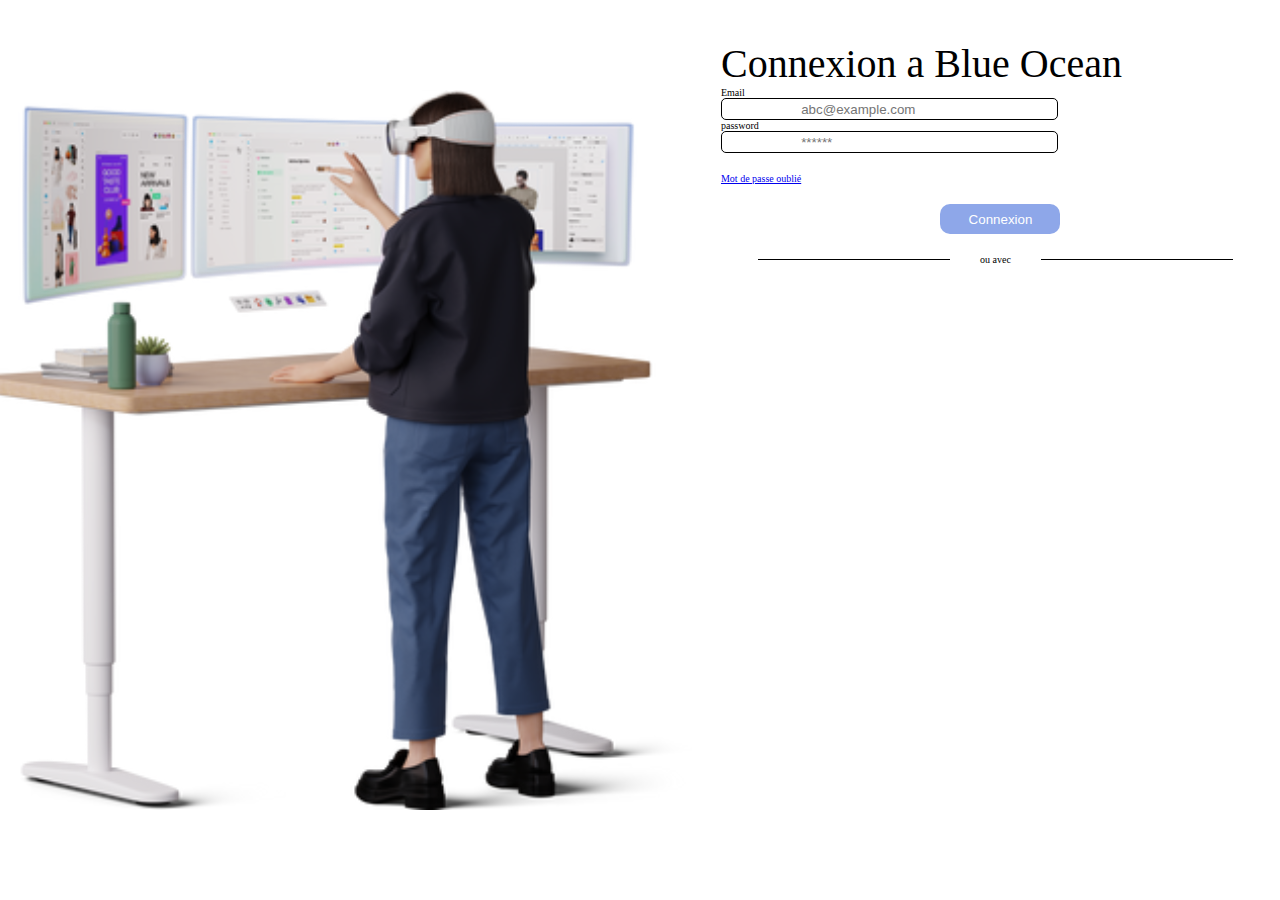
<file: index.html>
<!DOCTYPE html>
<html lang="en">

<head>
    <meta charset="UTF-8">
    <meta name="viewport" content="width=device-width, initial-scale=1.0">
    <link rel="stylesheet" href="./css/index.css">
    <title>login-page</title>
    <link rel="preconnect" href="https://fonts.googleapis.com">
    <link rel="preconnect" href="https://fonts.gstatic.com" crossorigin>
    <link
        href="https://fonts.googleapis.com/css2?family=Poppins:ital,wght@0,100;0,200;0,300;0,400;0,500;0,600;0,700;0,800;0,900;1,100;1,200;1,300;1,400;1,500;1,600;1,700;1,800;1,900&display=swap"
        rel="stylesheet">
</head>

<body>
    <section class="container">
        <section class="img-login">
            <img src="./images/3d-hygge-young-woman-working-at-the-table-wearing-vr-glasses 1.svg" alt="">
        </section>
        <section class="form-login">
            <h1>Connexion a Blue Ocean</h1>
            <form action="" method="POST">
                <div>
                    <label for="">Email
                        <div class="email">
                            <input type="email" name="username" required placeholder="abc@example.com">

                        </div>

                    </label>
                    <label for="">password
                        <div class="password">
                            <input type=" password" name="username" required placeholder="******">

                        </div>

                    </label>
                </div>
                <a href="#">Mot de passe oublié</a>

                <div class="connexion">
                    <button type="submit">Connexion</button>

                </div>
                <div class="avec">
                    <hr>
                    <p> ou avec</p>
                    <hr>

                </div>
            </form>
        </section>
    </section>
</body>

</html>
</file>
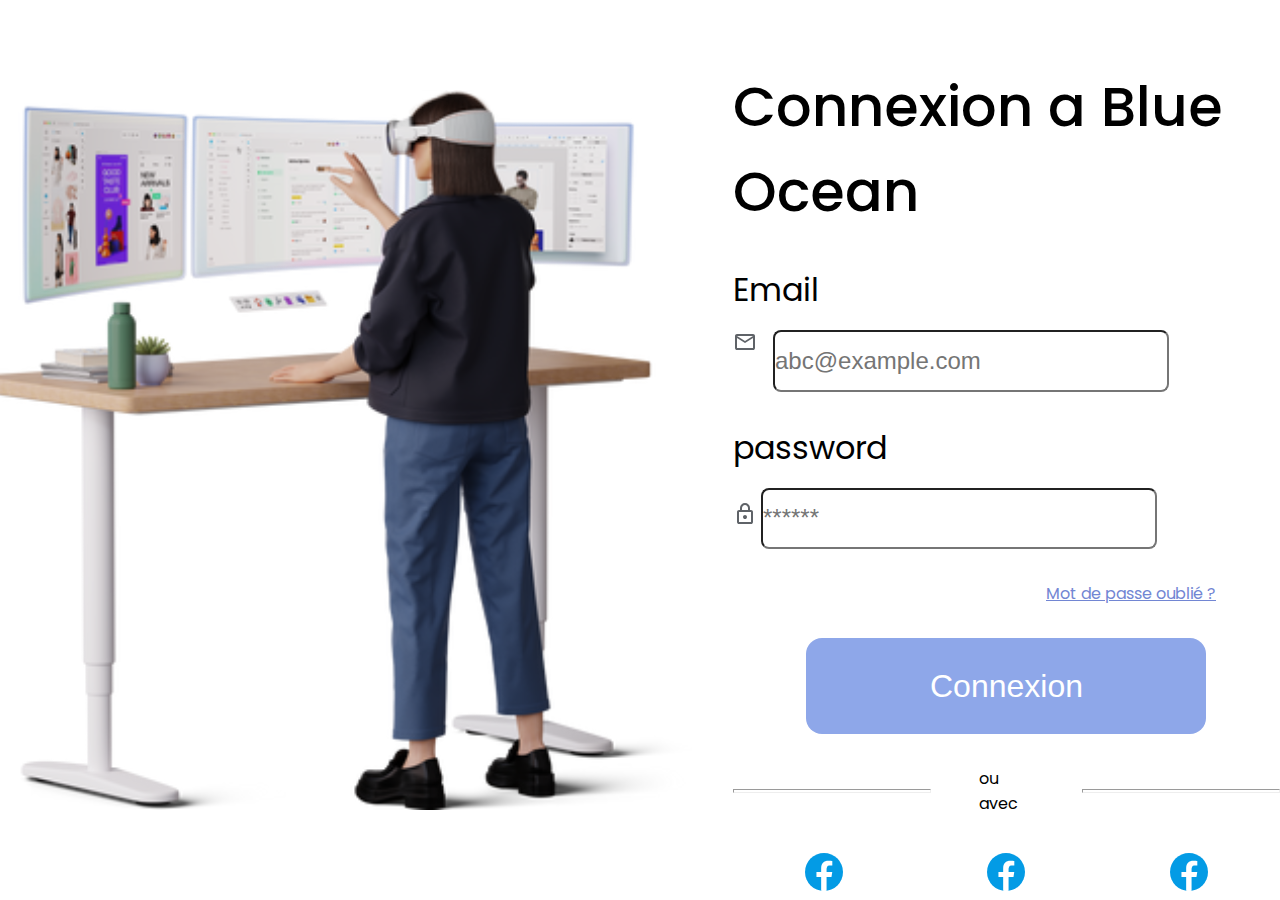
<file: index2.html>
<!DOCTYPE html>
<html lang="en">

<head>
    <meta charset="UTF-8">
    <meta name="viewport" content="width=device-width, initial-scale=1.0">
    <title>login-page</title>
    <link rel="preconnect" href="https://fonts.googleapis.com">
    <link rel="stylesheet" href="./css/style.css">

    <link rel="preconnect" href="https://fonts.gstatic.com" crossorigin>
    <link
        href="https://fonts.googleapis.com/css2?family=Poppins:ital,wght@0,100;0,200;0,300;0,400;0,500;0,600;0,700;0,800;0,900;1,100;1,200;1,300;1,400;1,500;1,600;1,700;1,800;1,900&display=swap"
        rel="stylesheet">
</head>

<body>
    <section class="container">
        <section class="img-login">
            <img src="./images/3d-hygge-young-woman-working-at-the-table-wearing-vr-glasses 1.svg" alt="">
        </section>
        <section class="form-login">
            <form action="" method="POST">
                <h1>Connexion a Blue Ocean</h1>
                <div class="login-mail">
                    <label for="">Email</label>

                    <div class="login">
                        <svg xmlns="http://www.w3.org/2000/svg" height="24px" viewBox="0 -960 960 960" width="24px"
                            fill="#5f6368">
                            <path
                                d="M160-160q-33 0-56.5-23.5T80-240v-480q0-33 23.5-56.5T160-800h640q33 0 56.5 23.5T880-720v480q0 33-23.5 56.5T800-160H160Zm320-280L160-640v400h640v-400L480-440Zm0-80 320-200H160l320 200ZM160-640v-80 480-400Z" />
                        </svg>
                        <input type="email" name="username" required placeholder="abc@example.com">

                    </div>

                </div>
                <div class="login-mail">
                    <label class="login" for="">password</label>
                    <div>
                        <svg xmlns="http://www.w3.org/2000/svg" height="24px" viewBox="0 -960 960 960" width="24px"
                            fill="#5f6368">
                            <path
                                d="M240-80q-33 0-56.5-23.5T160-160v-400q0-33 23.5-56.5T240-640h40v-80q0-83 58.5-141.5T480-920q83 0 141.5 58.5T680-720v80h40q33 0 56.5 23.5T800-560v400q0 33-23.5 56.5T720-80H240Zm0-80h480v-400H240v400Zm240-120q33 0 56.5-23.5T560-360q0-33-23.5-56.5T480-440q-33 0-56.5 23.5T400-360q0 33 23.5 56.5T480-280ZM360-640h240v-80q0-50-35-85t-85-35q-50 0-85 35t-35 85v80ZM240-160v-400 400Z" />
                        </svg>
                        <input type=" password" name="username" required placeholder="******">
                    </div>


                </div>

                <a href="#">Mot de passe oublié ?</a>

                <div class="connexion">
                    <button type="submit">Connexion</button>

                </div>
                <div class="avec">
                    <hr>
                    <p> ou avec</p>
                    <hr>

                </div>
                <div class="logo">
                    <div class="img-login">
                        <svg xmlns="http://www.w3.org/2000/svg" viewBox="0 0 48 48" width="48px" height="48px">
                            <path fill="#039be5" d="M24 5A19 19 0 1 0 24 43A19 19 0 1 0 24 5Z" />
                            <path fill="#fff"
                                d="M26.572,29.036h4.917l0.772-4.995h-5.69v-2.73c0-2.075,0.678-3.915,2.619-3.915h3.119v-4.359c-0.548-0.074-1.707-0.236-3.897-0.236c-4.573,0-7.254,2.415-7.254,7.917v3.323h-4.701v4.995h4.701v13.729C22.089,42.905,23.032,43,24,43c0.875,0,1.729-0.08,2.572-0.194V29.036z" />
                        </svg>
                    </div>
                    <div class="img-login">
                        <svg xmlns="http://www.w3.org/2000/svg" viewBox="0 0 48 48" width="48px" height="48px">
                            <path fill="#039be5" d="M24 5A19 19 0 1 0 24 43A19 19 0 1 0 24 5Z" />
                            <path fill="#fff"
                                d="M26.572,29.036h4.917l0.772-4.995h-5.69v-2.73c0-2.075,0.678-3.915,2.619-3.915h3.119v-4.359c-0.548-0.074-1.707-0.236-3.897-0.236c-4.573,0-7.254,2.415-7.254,7.917v3.323h-4.701v4.995h4.701v13.729C22.089,42.905,23.032,43,24,43c0.875,0,1.729-0.08,2.572-0.194V29.036z" />
                        </svg>
                    </div>
                    <div class="img-login">
                        <svg xmlns="http://www.w3.org/2000/svg" viewBox="0 0 48 48" width="48px" height="48px">
                            <path fill="#039be5" d="M24 5A19 19 0 1 0 24 43A19 19 0 1 0 24 5Z" />
                            <path fill="#fff"
                                d="M26.572,29.036h4.917l0.772-4.995h-5.69v-2.73c0-2.075,0.678-3.915,2.619-3.915h3.119v-4.359c-0.548-0.074-1.707-0.236-3.897-0.236c-4.573,0-7.254,2.415-7.254,7.917v3.323h-4.701v4.995h4.701v13.729C22.089,42.905,23.032,43,24,43c0.875,0,1.729-0.08,2.572-0.194V29.036z" />
                        </svg>
                    </div>

                </div>

            </form>
        </section>
    </section>
</body>

</html>
</file>
<file: css/index.css>
:root {
  --fisrt-color: #7286d3;
  --second-color: #9e9e9f;
  --third-color: #8ea7e9;
}
* {
  padding: 0;
  margin: 0;
  border: 0;
}
html {
  font-size: 10px;
}
body {
  overflow: hidden;
  width: 100vw;
  height: 100vh;
}
.container {
  display: flex;
  width: 100%;
  height: 100%;
  gap: 2rem;
  size: 100%;
}
.img-login {
  flex: 1;
  display: flex;
  justify-content: center;
  align-items: center;
}
.img-login img {
  height: 80vh;
  margin: auto;
}
.form-login {
  flex: 1;
  padding: rem;
  justify-content: center;
  align-items: center;
}
form {
  width: 100%;
  display: grid;
  gap: 2rem;
}
h1 {
  text-align: left;
  font-size: 1.4rem;
  margin-top: 4rem;
  font-weight: 500;
  font-size: 4rem;
  line-weight: 4rem;
}
.email,
.password {
  width: 60%;
  height: 2rem;
  border-radius: 0.5rem;
  border: 1px solid black;
  display: flex;
  justify-content: center;
  align-items: center;
  gap: 1rem;
}
.connexion {
  align-items: center;
  text-align: center;
}
button {
  width: 12rem;
  height: 3rem;
  border-radius: 1rem;
  background-color: #8ea7e9;
  color: white;
}

a {
  padding-right: 1rem;
  text
}
.avec {
  display: flex;
  gap: 3rem;
  justify-content: center;
  align-items: center;
  padding-right: 1rem;
}
hr {
  background-color: rgb(0, 0, 0);
  width: 35%;
  height: 0.1rem;
}
</file>
<file: css/style.css>
* {
  padding: 0;
  margin: 0;
}
:root {
  --first-color: #7286d3;
  --second-color: #9e9e9f;
  --third-color: #8ea7e9;
}
html {
  font-family: "poppins", "sans-serif";
}
body {
  overflow: hidden;
  width: 100vw;
  height: 100vh;
}
.container {
  display: flex;
  width: 100%;
  height: 100%;
  gap: 2rem;
  size: 100%;
}
.img-login {
  flex: 1;
  display: flex;
  justify-content: center;
  align-items: center;
}
.img-login img {
  height: 80vh;
  margin: auto;
}
.form-login {
  flex: 1;
  padding: rem;
  justify-content: center;
  align-items: center;
}
.login {
  display: grid;
  gap: 1rem;
}
form {
  width: 100%;
  display: grid;
  gap:2rem;
}
h1 {
  text-align: left;
  font-size: 1.4rem;
  margin-top: 4rem;
  font-weight: 500;
  font-size: 3.5rem;
  line-weight: 4rem;
}
.login-mail {
  gap: 1rem;
  display: grid;
  flex-direction: column;
  
}
label{
  font-size:2rem;
}
.login {
  display: flex;
  

}
input {
  width:60%;
  height: 3.6rem;
  padding:rem;
  border-radius: 0.5rem;
  font-size: 1.5rem;
  border:none
  outline:none;
  padding-right:4rem;

  
}
.connexion {
  align-items: center;
  text-align: center;
}
button {
  width: 25rem;
  height: 6rem;
  border-radius: 1rem;
  background-color:var(--third-color);
  color: white;
  border: none;
  font-size:2rem;
}

a {
  text-align: end;
  padding-right: 1rem;
  color: var(--first-color);
  padding-right:4rem;


}
.avec {
  display: flex;
  gap: 3rem;
  justify-content: center;
  align-items: center;
  /*padding-right: 1rem*/
}
hr {
  width: 40%;
  height: 0.1rem;
  border: 1;px solid 
}
.logo{
  display:flex;
}
</file>
